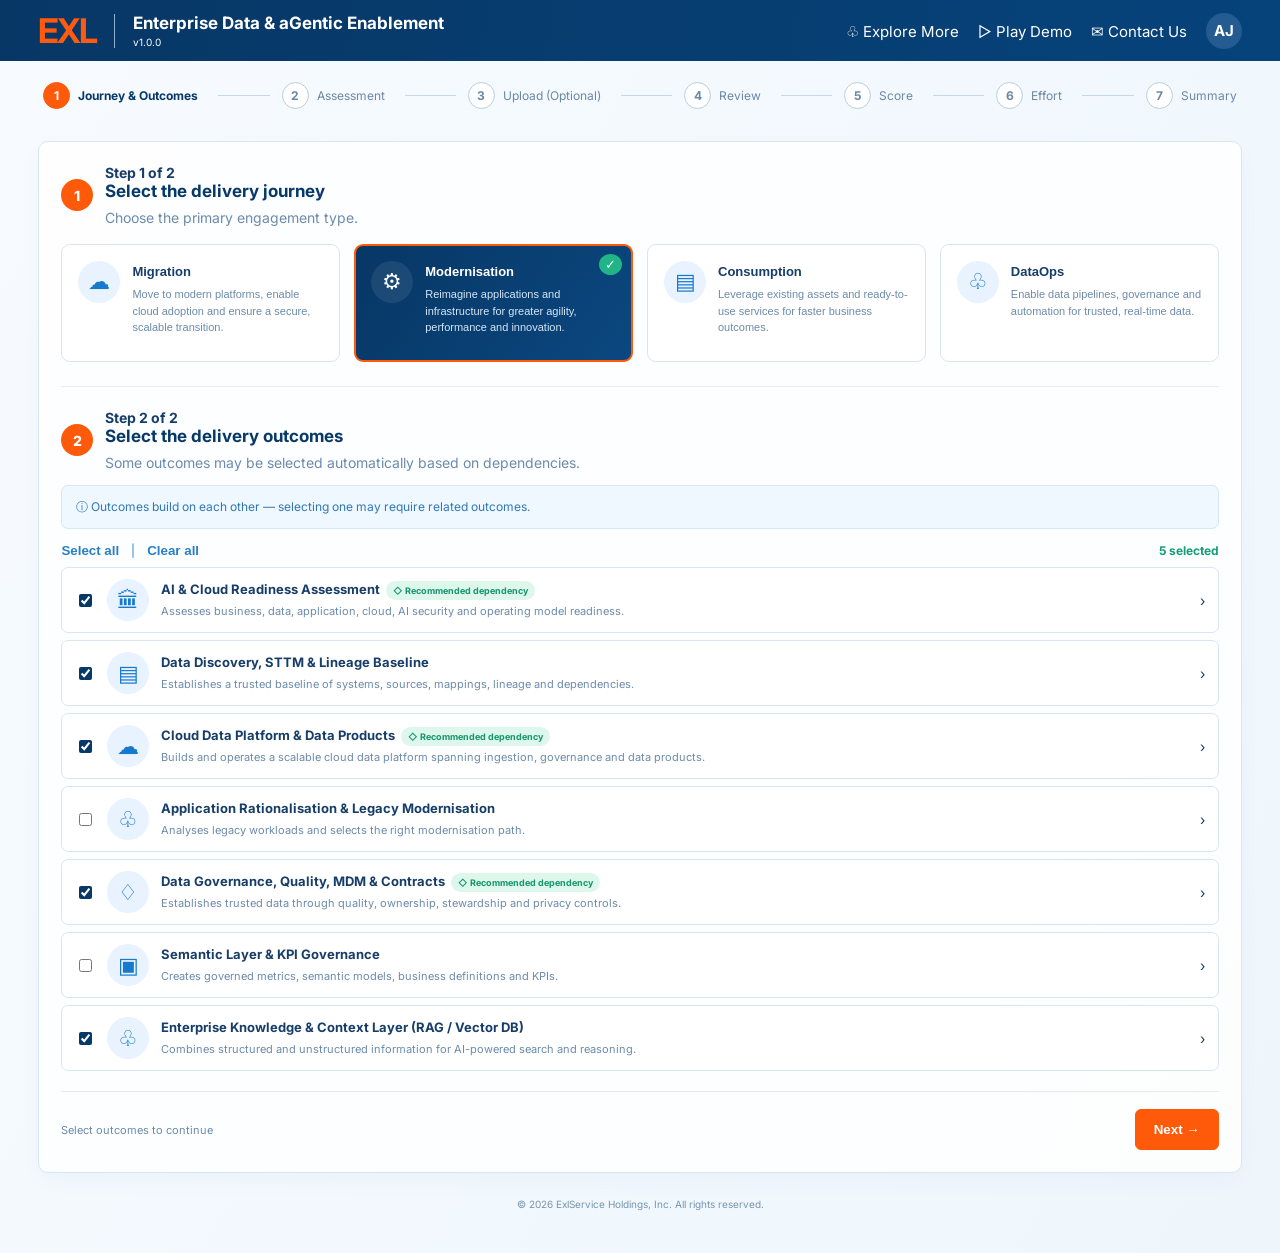
<file: index.html>
<!doctype html>
<html lang="en">
<head>
  <meta charset="utf-8">
  <meta name="viewport" content="width=device-width, initial-scale=1">
  <title>EXL | Agentic Delivery Estimator</title>
  <link rel="stylesheet" href="style.css">
</head>
<body>
  <header>
    <div class="brand">
      <b>EXL</b>
      <i></i>
      <span>
        Enterprise Data &amp; aGentic Enablement
        <small>v1.0.0</small>
      </span>
    </div>
    <nav>
      ♧ Explore More　 ▷ Play Demo　 ✉ Contact Us　
      <b class="avatar">AJ</b>
    </nav>
  </header>

  <main>
    <div id="steps" class="steps"></div>
    <div id="app"></div>
    <footer>
      © 2026 ExlService Holdings, Inc. All rights reserved.
    </footer>
  </main>

  <div id="toast"></div>

  <script src="script.js"></script>
</body>
</html>
</file>
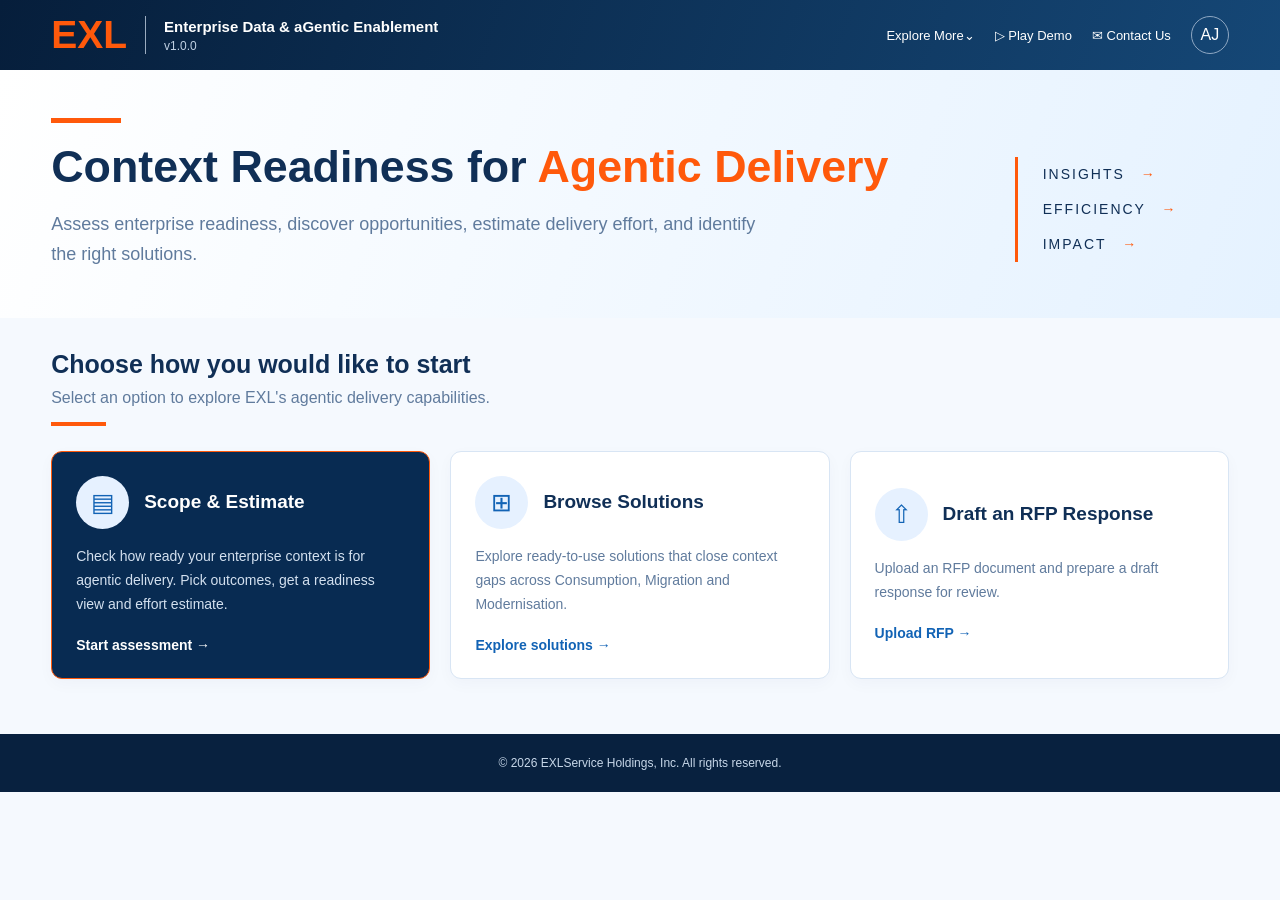
<file: anshika.html>
<!DOCTYPE html>
<html lang="en">
<head>
<meta charset="UTF-8">
<meta name="viewport" content="width=device-width, initial-scale=1.0">
<title>EXL | Enterprise Data & Agentic Enablement</title>

<style>
:root {
  --navy:#082b52;
  --blue:#1263b5;
  --orange:#ff590b;
  --text:#102f56;
  --muted:#607b9d;
  --border:#d8e5f4;
  --bg:#f5f9fe;
  --green:#07866b;
}
* {box-sizing:border-box;margin:0;padding:0}
body {
  font-family:"Segoe UI",Arial,sans-serif;
  color:var(--text);
  background:var(--bg);
}
button,input,select {font:inherit}
button {cursor:pointer}
header {
  background:linear-gradient(110deg,#061e3b,#154776);
  color:white;padding:13px 4%;
  display:flex;align-items:center;justify-content:space-between;
  gap:20px;flex-wrap:wrap;
}
.brand {display:flex;align-items:center;gap:18px}
.logo {font-size:39px;font-weight:850;color:var(--orange)}
.divider {height:38px;border-left:1px solid #9bacc0}
.brand-name {font-weight:650;font-size:15px}
.version {font-size:12px;color:#c2d2e4;margin-top:4px}
nav {display:flex;align-items:center;gap:20px;flex-wrap:wrap}
nav button {
  border:0;background:none;color:white;font-size:13px;
}
nav button:hover {color:#ff9c6b}
.avatar {
  border:1px solid #8fa8c3;border-radius:50%;
  width:38px;height:38px;display:grid;place-items:center;
}
.page {display:none}
.page.active {display:block}
.hero {
  padding:48px 4%;
  background:linear-gradient(110deg,#fff,#e5f2ff);
  position:relative;overflow:hidden;
}
.orange-line {height:5px;width:70px;background:var(--orange);margin-bottom:17px}
h1 {font-size:clamp(30px,3.5vw,47px);line-height:1.2;margin-bottom:15px}
h1 span {color:var(--orange)}
.hero p {max-width:720px;color:var(--muted);font-size:18px;line-height:1.7}
.hero-aside {
  position:absolute;right:8%;top:35%;border-left:3px solid var(--orange);
  padding-left:25px;line-height:2.5;letter-spacing:2px;font-size:14px;
}
.hero-aside span {color:var(--orange);margin-left:10px}
main {padding:32px 4% 55px}
h2 {font-size:25px;margin-bottom:10px}
.muted {color:var(--muted)}
.section-line {width:55px;height:4px;background:var(--orange);margin:15px 0 25px}
.cards {display:grid;grid-template-columns:repeat(3,minmax(0,1fr));gap:20px}
.card {
  border:1px solid var(--border);border-radius:11px;background:white;
  padding:24px;text-align:left;color:var(--text);
  box-shadow:0 5px 16px #102b5008;transition:.2s;
}
.card:hover {transform:translateY(-4px);box-shadow:0 10px 25px #102b5018}
.card.active {background:var(--navy);color:white;border-color:var(--orange)}
.card-heading {display:flex;align-items:center;gap:15px;margin-bottom:16px}
.icon-box {
  width:53px;height:53px;border-radius:50%;display:grid;place-items:center;
  background:#e6f1ff;color:var(--blue);font-size:25px;flex-shrink:0;
}
.card h3 {font-size:19px}
.card p {font-size:14px;line-height:1.7;color:var(--muted);margin-bottom:20px}
.card.active p {color:#d3e0ef}
.action {color:var(--blue);font-weight:700;font-size:14px}
.card.active .action {color:white}
.btn {
  background:var(--orange);color:white;border:1px solid var(--orange);
  border-radius:6px;padding:11px 18px;font-weight:650;
}
.btn:hover {filter:brightness(.95)}
.btn.secondary {background:white;color:var(--blue);border-color:#b8d1ed}
.btn.small {padding:7px 12px;font-size:13px}
.btn:disabled {opacity:.45;cursor:not-allowed}
.toolbar {display:flex;gap:14px;align-items:center;flex-wrap:wrap;margin:18px 0}
.toolbar select,.toolbar input,.search {
  padding:13px;border:1px solid var(--border);border-radius:8px;
  background:white;color:var(--text);
}
.search {flex:1;min-width:220px}
.solutions-layout {display:grid;grid-template-columns:245px 1fr;gap:24px}
.filters {padding:18px;border:1px solid var(--border);border-radius:9px;background:white}
.filters h3 {margin:15px 0 12px;font-size:16px}
.filters label {display:block;margin:12px 0;color:var(--muted);font-size:14px}
.filters input {margin-right:7px;accent-color:var(--green)}
.solution-grid {display:grid;grid-template-columns:repeat(3,minmax(0,1fr));gap:13px}
.solution {
  border:1px solid var(--border);border-radius:9px;padding:17px;background:white;
  display:flex;flex-direction:column;min-height:270px;
}
.solution .tag {
  display:inline-block;background:#e4f6eb;color:#087459;
  padding:5px 10px;border-radius:15px;font-size:11px;margin:8px 0;
}
.solution h3 {font-size:16px;margin:5px 0 10px}
.solution p {font-size:13px;color:var(--muted);line-height:1.6;margin-bottom:14px}
.solution .btn {margin-top:auto;align-self:flex-start}
.topline {
  padding:18px 4%;display:flex;align-items:center;gap:20px;
  border-bottom:1px solid var(--border);background:white;flex-wrap:wrap;
}
.topline .steps {display:flex;gap:15px;align-items:center;flex-wrap:wrap;font-size:12px}
.step-dot {
  width:27px;height:27px;border:1px solid #bdcde0;border-radius:50%;
  display:inline-grid;place-items:center;margin-right:5px;
}
.step-dot.current {background:var(--orange);color:white;border-color:var(--orange)}
.step-dot.done {background:var(--green);color:white;border-color:var(--green)}
.estimate-title {padding:25px 4% 5px}
.estimate-title p {color:var(--muted);margin-top:7px}
.estimate-layout {display:grid;grid-template-columns:265px 1fr;gap:22px;padding:20px 3% 40px}
.sidebar,.panel {border:1px solid var(--border);border-radius:9px;background:white}
.category {
  width:100%;text-align:left;padding:17px;border:0;border-bottom:1px solid var(--border);
  background:white;color:var(--text);
}
.category.selected {background:#e5f6f1;border-left:4px solid var(--green)}
.category strong {display:block;margin-bottom:5px}
.category small {color:var(--muted)}
.panel {padding:24px;min-width:0}
.panel h2 {font-size:20px;margin-bottom:20px}
.question {border-bottom:1px solid #e5edf6;padding:18px 0}
.question:first-of-type {padding-top:0}
.question p {font-weight:650;margin-bottom:13px;line-height:1.5}
.option {
  display:flex;gap:10px;align-items:flex-start;padding:12px;
  border:1px solid var(--border);border-radius:7px;margin:7px 0;
  cursor:pointer;font-size:14px;line-height:1.45;
}
.option:has(input:checked) {border-color:var(--orange);background:#fff8f3}
.option input {margin-top:3px;accent-color:var(--blue)}
.panel-actions {
  display:flex;justify-content:space-between;gap:10px;margin-top:24px;flex-wrap:wrap;
}
.notice {background:#edf6ff;padding:13px;border-radius:7px;color:#35618c;font-size:13px;margin:14px 0}
.upload-area {
  border:2px dashed #b8cfe9;border-radius:9px;padding:40px 15px;
  text-align:center;background:#f9fbff;
}
.upload-area input {margin-top:20px;max-width:100%}
.review-row {
  display:flex;justify-content:space-between;gap:15px;padding:14px 0;
  border-bottom:1px solid var(--border);font-size:14px;
}
.review-row strong {color:var(--green);text-align:right}
.metrics {display:grid;grid-template-columns:repeat(4,minmax(0,1fr));gap:12px;margin-bottom:20px}
.metric {background:#f0f6ff;border:1px solid var(--border);border-radius:9px;padding:17px}
.metric small {color:var(--muted)}
.metric strong {display:block;font-size:26px;margin:9px 0}
.score-row {display:grid;grid-template-columns:190px 1fr 50px;gap:12px;align-items:center;margin:20px 0;font-size:14px}
.bar {height:9px;border-radius:10px;background:#e3edf9;overflow:hidden}
.bar span {display:block;height:100%;background:#16aa8c;border-radius:10px}
.stage-row {display:grid;grid-template-columns:1fr 1fr 60px;gap:12px;padding:14px 0;border-bottom:1px solid var(--border)}
footer {text-align:center;background:#08213f;color:#c7d7e9;padding:22px;font-size:12px}
.empty {padding:35px;text-align:center;color:var(--muted);background:white;border:1px solid var(--border);border-radius:9px}
@media(max-width:1000px) {
  .cards,.solution-grid {grid-template-columns:repeat(2,minmax(0,1fr))}
  .hero-aside {display:none}
  .metrics {grid-template-columns:repeat(2,minmax(0,1fr))}
}
@media(max-width:700px) {
  header {padding:12px 5%}
  nav {gap:12px}
  .brand-name {font-size:12px}
  .logo {font-size:31px}
  .hero {padding:35px 5%}
  main {padding:25px 5%}
  .cards,.solution-grid {grid-template-columns:1fr}
  .solutions-layout,.estimate-layout {grid-template-columns:1fr}
  .estimate-layout {padding:15px 4% 30px}
  .topline {padding:13px 4%}
  .panel {padding:16px}
  .score-row {grid-template-columns:110px 1fr 40px;font-size:12px}
  .metrics {grid-template-columns:repeat(2,minmax(0,1fr))}
}
</style>
</head>

<body>
<header>
  <div class="brand">
    <div class="logo">EXL</div><div class="divider"></div>
    <div>
      <div class="brand-name">Enterprise Data &amp; aGentic Enablement</div>
      <div class="version">v1.0.0</div>
    </div>
  </div>
  <nav>
    <button onclick="showPage('solutions')">Explore More⌄</button>
    <button onclick="showPage('estimator')">▷ Play Demo</button>
    <button onclick="alert('Contact: Please configure your organisation contact details.')">✉ Contact Us</button>
    <span class="avatar">AJ</span>
  </nav>
</header>

<!-- LANDING PAGE -->
<section id="landing" class="page active">
  <section class="hero">
    <div class="orange-line"></div>
    <h1>Context Readiness for <span>Agentic Delivery</span></h1>
    <p>Assess enterprise readiness, discover opportunities, estimate delivery effort, and identify the right solutions.</p>
    <div class="hero-aside">INSIGHTS <span>→</span><br>EFFICIENCY <span>→</span><br>IMPACT <span>→</span></div>
  </section>
  <main>
    <h2>Choose how you would like to start</h2>
    <p class="muted">Select an option to explore EXL's agentic delivery capabilities.</p>
    <div class="section-line"></div>
    <div class="cards">
      <button class="card active" onclick="showPage('estimator')">
        <div class="card-heading"><div class="icon-box">▤</div><h3>Scope &amp; Estimate</h3></div>
        <p>Check how ready your enterprise context is for agentic delivery. Pick outcomes, get a readiness view and effort estimate.</p>
        <span class="action">Start assessment →</span>
      </button>
      <button class="card" onclick="showPage('solutions')">
        <div class="card-heading"><div class="icon-box">⊞</div><h3>Browse Solutions</h3></div>
        <p>Explore ready-to-use solutions that close context gaps across Consumption, Migration and Modernisation.</p>
        <span class="action">Explore solutions →</span>
      </button>
      <button class="card" onclick="showPage('rfp')">
        <div class="card-heading"><div class="icon-box">⇧</div><h3>Draft an RFP Response</h3></div>
        <p>Upload an RFP document and prepare a draft response for review.</p>
        <span class="action">Upload RFP →</span>
      </button>
    </div>
  </main>
</section>

<!-- BROWSE SOLUTIONS PAGE -->
<section id="solutions" class="page">
  <section class="hero">
    <div class="orange-line"></div>
    <h1>Discover Ready-to-Use <span>Solutions</span></h1>
    <p>Explore EXL's industry and journey specific solutions to close context gaps, accelerate outcomes and drive measurable impact.</p>
    <div class="hero-aside">INSIGHTS <span>→</span><br>EFFICIENCY <span>→</span><br>IMPACT <span>→</span></div>
  </section>
  <main>
    <div class="toolbar">
      <select id="industrySelect" onchange="renderSolutions()">
        <option value="All">All industries</option>
        <option>Banking, Finance, Insurance</option><option>Healthcare</option>
        <option>Energy & Utilities</option><option>Capital Markets</option>
      </select>
      <select id="journeySelect" onchange="renderSolutions()">
        <option value="All">All journeys</option><option>Modernisation</option>
        <option>Migration</option><option>Consumption</option><option>DataOps</option>
      </select>
      <input id="solutionSearch" class="search" placeholder="Search solutions by keyword..." oninput="renderSolutions()">
      <button class="btn secondary" onclick="showPage('landing')">← Home</button>
    </div>
    <div class="solutions-layout">
      <aside class="filters">
        <h3>Filters <button class="btn small secondary" onclick="clearFilters()">Clear all</button></h3>
        <h3>Industry</h3>
        <label><input type="checkbox" class="industryCheck" value="Banking, Finance, Insurance" onchange="syncFilters()"> Banking, Finance, Insurance</label>
        <label><input type="checkbox" class="industryCheck" value="Capital Markets" onchange="syncFilters()"> Capital Markets</label>
        <label><input type="checkbox" class="industryCheck" value="Energy & Utilities" onchange="syncFilters()"> Energy & Utilities</label>
        <label><input type="checkbox" class="industryCheck" value="Healthcare" onchange="syncFilters()"> Healthcare</label>
        <hr style="border:0;border-top:1px solid var(--border);margin:18px 0">
        <h3>Journey</h3>
        <label><input type="checkbox" class="journeyCheck" value="Consumption" onchange="syncFilters()"> Consumption</label>
        <label><input type="checkbox" class="journeyCheck" value="Migration" onchange="syncFilters()"> Migration</label>
        <label><input type="checkbox" class="journeyCheck" value="Modernisation" onchange="syncFilters()"> Modernisation</label>
        <label><input type="checkbox" class="journeyCheck" value="DataOps" onchange="syncFilters()"> DataOps</label>
      </aside>
      <div>
        <p id="solutionCount" style="margin:5px 0 15px;font-weight:650">Solutions found</p>
        <div id="solutionGrid" class="solution-grid"></div>
      </div>
    </div>
  </main>
</section>

<!-- ESTIMATOR: ALL 7 STEPS -->
<section id="estimator" class="page">
  <div class="topline">
    <button class="btn secondary small" onclick="showPage('landing')">← Home</button>
    <div class="steps" id="stepProgress"></div>
  </div>
  <div class="estimate-title">
    <h1 id="stepTitle">Journey &amp; Outcomes</h1>
    <p id="stepDescription">Choose the primary engagement type and delivery outcomes.</p>
  </div>
  <div class="estimate-layout">
    <aside class="sidebar" id="stepSidebar"></aside>
    <section class="panel">
      <div id="stepContent"></div>
      <div class="panel-actions">
        <button class="btn secondary" id="backBtn" onclick="previousStep()">← Back</button>
        <button class="btn" id="nextBtn" onclick="nextStep()">Next →</button>
      </div>
    </section>
  </div>
</section>

<!-- RFP PLACEHOLDER -->
<section id="rfp" class="page">
  <main>
    <button class="btn secondary" onclick="showPage('landing')">← Back to Home</button>
    <div style="max-width:750px;margin:35px auto">
      <h1>Draft an RFP <span>Response</span></h1>
      <p class="muted" style="margin:12px 0 25px">Choose an RFP document to prepare it for review. This prototype does not send the document to a server.</p>
      <div class="upload-area">
        <h2>Upload RFP document</h2>
        <p class="muted">Select a PDF, DOCX or TXT file from your computer.</p>
        <input type="file" accept=".pdf,.docx,.txt">
      </div>
      <div class="notice">Document analysis and automatic RFP response generation need a backend service.</div>
    </div>
  </main>
</section>

<footer>© 2026 EXLService Holdings, Inc. All rights reserved.</footer>

<script>
/* PAGE NAVIGATION */
function showPage(id) {
  document.querySelectorAll('.page').forEach(p => p.classList.remove('active'));
  document.getElementById(id).classList.add('active');
  window.scrollTo(0,0);
  if(id === 'estimator') renderStep();
  if(id === 'solutions') renderSolutions();
}

/* SOLUTIONS */
const solutions = [
 {name:'Core Banking Modernisation',industry:'Banking, Finance, Insurance',journey:'Modernisation',icon:'🏛',desc:'Reimagine core banking platforms with cloud-native architecture, scalability and improved customer experiences.'},
 {name:'Data Modernisation & Analytics',industry:'Banking, Finance, Insurance',journey:'DataOps',icon:'📊',desc:'Build a unified data layer and enable advanced analytics for real-time insights and better decisions.'},
 {name:'Cloud Migration for Financial Services',industry:'Banking, Finance, Insurance',journey:'Migration',icon:'☁',desc:'Accelerate cloud adoption with a secure, scalable and cost-optimised migration strategy.'},
 {name:'Fraud Detection & Risk Analytics',industry:'Banking, Finance, Insurance',journey:'Consumption',icon:'🛡',desc:'Leverage AI and real-time data to detect fraud, reduce risk and improve compliance.'},
 {name:'Digital Customer Onboarding',industry:'Banking, Finance, Insurance',journey:'Migration',icon:'👤',desc:'Enable seamless digital onboarding, document verification and automated checks.'},
 {name:'ESG & Sustainability Reporting',industry:'Banking, Finance, Insurance',journey:'Modernisation',icon:'🌿',desc:'Automate ESG data collection, reporting and compliance using integrated analytics.'},
 {name:'Healthcare Data Platform',industry:'Healthcare',journey:'Modernisation',icon:'✚',desc:'Create trusted healthcare data products and enable secure data-driven insights.'},
 {name:'Energy Forecasting Analytics',industry:'Energy & Utilities',journey:'Consumption',icon:'⚡',desc:'Improve forecasting and operational decisions using data and advanced analytics.'},
 {name:'Capital Markets Data Hub',industry:'Capital Markets',journey:'DataOps',icon:'📈',desc:'Unify market data, improve data quality and support consistent reporting.'}
];

function renderSolutions() {
  const industry=document.getElementById('industrySelect').value;
  const journey=document.getElementById('journeySelect').value;
  const search=document.getElementById('solutionSearch').value.toLowerCase();
  const checkedIndustries=[...document.querySelectorAll('.industryCheck:checked')].map(x=>x.value);
  const checkedJourneys=[...document.querySelectorAll('.journeyCheck:checked')].map(x=>x.value);
  const filtered=solutions.filter(s=>
    (industry==='All'||s.industry===industry) &&
    (journey==='All'||s.journey===journey) &&
    (!checkedIndustries.length||checkedIndustries.includes(s.industry)) &&
    (!checkedJourneys.length||checkedJourneys.includes(s.journey)) &&
    (s.name+' '+s.desc+' '+s.industry+' '+s.journey).toLowerCase().includes(search)
  );
  document.getElementById('solutionCount').textContent=filtered.length+' solutions found';
  document.getElementById('solutionGrid').innerHTML=filtered.length?filtered.map((s,i)=>`
    <article class="solution">
      <div style="font-size:27px">${s.icon}</div>
      <span class="tag">${s.journey}</span>
      <h3>${s.name}</h3>
      <p>${s.industry}</p>
      <p>${s.desc}</p>
      <button class="btn small" onclick="solutionDetails(${solutions.indexOf(s)})">Explore solution →</button>
    </article>`).join(''):'<div class="empty">No solutions match these filters.</div>';
}
function solutionDetails(i) {
  const s=solutions[i];
  alert(s.name+'\\n\\nJourney: '+s.journey+'\\nIndustry: '+s.industry+'\\n\\n'+s.desc);
}
function clearFilters() {
  document.getElementById('industrySelect').value='All';
  document.getElementById('journeySelect').value='All';
  document.getElementById('solutionSearch').value='';
  document.querySelectorAll('.industryCheck,.journeyCheck').forEach(x=>x.checked=false);
  renderSolutions();
}
function syncFilters() {
  const i=[...document.querySelectorAll('.industryCheck:checked')].map(x=>x.value);
  const j=[...document.querySelectorAll('.journeyCheck:checked')].map(x=>x.value);
  document.getElementById('industrySelect').value=i.length===1?i[0]:'All';
  document.getElementById('journeySelect').value=j.length===1?j[0]:'All';
  renderSolutions();
}

/* ESTIMATOR DATA */
const stepNames=[
 'Journey & Outcomes','Assessment','Upload (Optional)',
 'Review','Score','Effort','Summary'
];
const descriptions=[
 'Choose the primary engagement type and delivery outcomes.',
 'Answer the questions to assess scope, data readiness and delivery complexity.',
 'Upload requirements or architecture notes if needed. This step is optional.',
 'Review your responses before calculating the readiness score.',
 'Review readiness signals and areas that may need improvement.',
 'Review the estimated effort across delivery stages.',
 'View your consolidated assessment, readiness and effort estimates.'
];
let currentStep=0;
let journey='Modernisation';
let selectedOutcomes=[
 'AI & Cloud Readiness Assessment',
 'Data Discovery, STTM & Lineage Baseline',
 'Cloud Data Platform & Data Products',
 'Data Governance, Quality, MDM & Contracts',
 'Enterprise Knowledge & Context Layer (RAG / Vector DB)'
];
let answers={};
let uploadedFiles=[];
const outcomeOptions=[
 ['AI & Cloud Readiness Assessment','Assesses business, data, application, cloud and AI readiness.'],
 ['Data Discovery, STTM & Lineage Baseline','Establishes a baseline of systems, data sources, mappings and dependencies.'],
 ['Cloud Data Platform & Data Products','Builds a scalable cloud data platform and curated data products.'],
 ['Application Rationalisation & Legacy Modernisation','Analyses legacy workloads and identifies the right modernisation path.'],
 ['Data Governance, Quality, MDM & Contracts','Establishes data quality, ownership, privacy and governance controls.'],
 ['Semantic Layer & KPI Governance','Creates governed business metrics and consistent KPI definitions.'],
 ['Enterprise Knowledge & Context Layer (RAG / Vector DB)','Creates a unified knowledge layer for AI search, retrieval and decision support.']
];
const questions=[
 {cat:'Business & Functional Context',items:[
  ['Roughly how many distinct business entities must the target model cover?',['5 or fewer','6–15','16–30','30+ or unknown','Other']],
  ['What is the scope and structural complexity of the data assets?',['Single application or workload with limited dependencies','Multiple related applications within one domain','Cross-platform workload with databases, files, ETL and reports','Cross-domain estate with complex dependencies','Enterprise-wide or unknown scope']],
  ['What is the scope of the application, database and platform landscape?',['One application or database','Multiple applications within one function','Multiple platforms across business functions','Enterprise-wide landscape','Unknown']],
  ['How many business processes are included?',['1 process','2–3 related processes','4–10 processes','More than 10 processes','Unknown']],
  ['How do people currently know these processes?',['Documented SOPs and process maps','Partially documented','Informal notes and individual knowledge','Mostly undocumented','Unknown']],
  ['What are the key business outcomes?',['Improve efficiency and reduce operational risk','Reduce costs','Improve customer experience','Enable new AI capabilities','Multiple or not yet defined']]
 ]},
 {cat:'Data Definitions & Models',items:[
  ['How complete are the business definitions and data models?',['Complete and governed','Mostly documented','Partially documented','Fragmented or outdated','Unknown']],
  ['How available are data lineage and source-to-target mappings?',['Complete and validated','Mostly available','Partially available','Limited or missing','Unknown']],
  ['How mature are data quality rules and ownership?',['Established and monitored','Defined for key datasets','Partially defined','Ad hoc','Unknown']]
 ]},
 {cat:'Runtime, NFR & Operations',items:[
  ['How clear are security and compliance requirements?',['Documented and approved','Mostly defined','Partially defined','Not yet defined','Unknown']],
  ['How mature are runtime and infrastructure environments?',['Production-ready and monitored','Mostly provisioned','Some setup remains','Major infrastructure work needed','Unknown']],
  ['How clear are non-functional requirements (NFRs)?',['Fully documented','Mostly documented','Partially documented','Not defined','Unknown']],
  ['How ready are operations, support and monitoring?',['Established support and monitoring','Mostly in place','Partially in place','Not yet established','Unknown']]
 ]}
];
function setAnswer(key,val) {answers[key]=val;}
function renderStep() {
  document.getElementById('stepTitle').textContent=stepNames[currentStep];
  document.getElementById('stepDescription').textContent=descriptions[currentStep];
  document.getElementById('stepProgress').innerHTML=stepNames.map((s,i)=>`
    <span style="color:${i===currentStep?'var(--orange)':i<currentStep?'var(--green)':'#7d91aa'}">
      <span class="step-dot ${i===currentStep?'current':i<currentStep?'done':''}">${i<currentStep?'✓':i+1}</span>${s}
    </span>`).join('');
  document.getElementById('stepSidebar').innerHTML=stepNames.map((s,i)=>`
    <button class="category ${i===currentStep?'selected':''}" onclick="goStep(${i})">
      <strong>${i+1}. ${s}</strong><small>${i===1?Object.keys(answers).length+' answers saved':i<currentStep?'Completed':'Step '+(i+1)}</small>
    </button>`).join('');
  document.getElementById('backBtn').style.visibility=currentStep===0?'hidden':'visible';
  document.getElementById('nextBtn').textContent=currentStep===6?'Finish ✓':'Next →';
  const content=document.getElementById('stepContent');
  if(currentStep===0) renderJourney(content);
  if(currentStep===1) renderAssessment(content);
  if(currentStep===2) renderUpload(content);
  if(currentStep===3) renderReview(content);
  if(currentStep===4) renderScore(content);
  if(currentStep===5) renderEffort(content);
  if(currentStep===6) renderSummary(content);
}
function goStep(i){currentStep=i;renderStep()}
function renderJourney(el) {
  el.innerHTML=`
    <h2>1. Select the delivery journey</h2>
    <div class="cards" style="grid-template-columns:repeat(2,minmax(0,1fr))">
      ${[['Migration','☁','Move to modern platforms and enable secure, scalable cloud adoption.'],['Modernisation','⚙','Reimagine applications and infrastructure for agility and innovation.'],['Consumption','▤','Leverage existing data assets to drive faster business outcomes.'],['DataOps','♧','Enable trusted data pipelines, governance and automation.']].map(x=>`
      <button class="card ${journey===x[0]?'active':''}" onclick="journey='${x[0]}';renderStep()">
        <div class="card-heading"><div class="icon-box">${x[1]}</div><h3>${x[0]}</h3></div>
        <p>${x[2]}</p><span class="action">${journey===x[0]?'✓ Selected':'Select journey →'}</span>
      </button>`).join('')}
    </div>
    <h2 style="margin-top:30px">2. Select the delivery outcomes</h2>
    <div class="notice">Some outcomes depend on others. This demo shows the selection flow; it does not validate real delivery dependencies.</div>
    <p id="outcomeCount" class="muted">${selectedOutcomes.length} selected</p>
    ${outcomeOptions.map((o,i)=>`
      <label class="option"><input type="checkbox" ${selectedOutcomes.includes(o[0])?'checked':''}
      onchange="toggleOutcome('${o[0].replace(/'/g,"\\'")}',this.checked)">
      <span><strong>${o[0]}</strong><br>${o[1]}</span></label>`).join('')}`;
}
function toggleOutcome(name,checked) {
  selectedOutcomes=checked?[...selectedOutcomes,name]:selectedOutcomes.filter(x=>x!==name);
  renderStep();
}
function renderAssessment(el) {
  el.innerHTML='<h2>Assessment Categories</h2><div class="notice">Choose the answer that best describes your project. Answers are stored in this browser session.</div>'+
  questions.map((cat,ci)=>`<h2 style="margin-top:25px">${ci+1}. ${cat.cat}</h2>`+
  cat.items.map((q,qi)=>{
    const key=ci+'-'+qi;
    return `<div class="question"><p>${qi+1}. ${q[0]}</p>`+
    q[1].map((opt,oi)=>`<label class="option"><input type="radio" name="q${key}" ${answers[key]===opt?'checked':''} onchange="setAnswer('${key}',${JSON.stringify(opt)})"><span>${String.fromCharCode(65+oi)}. ${opt}</span></label>`).join('')+'</div>';
  }).join(''));
}
function renderUpload(el) {
  el.innerHTML=`<h2>Upload documents (optional)</h2>
    <p class="muted">Add requirements, RFPs or architecture notes. You can also skip this step.</p>
    <div class="upload-area"><h2>⇧</h2><h3>Choose files from your computer</h3>
      <p class="muted">PDF, DOCX, TXT or MD files</p>
      <input type="file" multiple accept=".pdf,.docx,.txt,.md" onchange="addFiles(this.files)">
    </div>
    <div id="fileList" class="notice">${uploadedFiles.length?uploadedFiles.map(f=>f.name).join('<br>'):'No documents selected.'}</div>
    <button class="btn secondary small" onclick="uploadedFiles=[];renderStep()">Clear files</button>`;
}
function addFiles(files) {
  uploadedFiles=[...files].map(f=>({name:f.name,size:f.size}));
  renderStep();
}
function renderReview(el) {
  let rows=[];
  rows.push(['Delivery journey',journey]);
  rows.push(['Selected outcomes',selectedOutcomes.join(', ')||'None selected']);
  questions.forEach((cat,ci)=>cat.items.forEach((q,qi)=>{
    const key=ci+'-'+qi;rows.push([q[0],answers[key]||'Not answered']);
  }));
  el.innerHTML='<h2>Review Assessment</h2><p class="muted">Review your responses before moving to the score.</p>'+
    '<div class="notice">'+Object.keys(answers).length+' of 13 questions answered.</div>'+
    rows.map(r=>`<div class="review-row"><span>${r[0]}</span><strong>${r[1]}</strong></div>`).join('');
}
function calculateScore() {
  const answered=Object.keys(answers).length;
  const answerValues=Object.values(answers);
  const unknowns=answerValues.filter(v=>/unknown|not yet|missing|undocumented|ad hoc/i.test(v)).length;
  return Math.max(35,Math.min(98,Math.round(50+answered*3-unknowns*2+Math.min(selectedOutcomes.length,5)*2)));
}
function renderScore(el) {
  const score=calculateScore();
  const confidence=Math.round(50+Object.keys(answers).length/13*45);
  const signals=[
    ['Scope Clarity',Math.min(5,2.5+selectedOutcomes.length*.25)],
    ['Risk Maturity',Math.max(1,4-Object.values(answers).filter(v=>/unknown|not yet|missing/i.test(v)).length*.3)],
    ['Governance Maturity',3.5],
    ['Client Dependency',3.6],
    ['Infrastructure Readiness',3.5],
    ['Content Readiness',3.8]
  ];
  el.innerHTML=`<h2>EXL Engagement Estimate — Readiness Score</h2>
    <div class="notice">Illustrative prototype score based on your answers, not an official EXL assessment.</div>
    <div class="metrics">
      <div class="metric"><small>Overall score</small><strong>${score}/100</strong></div>
      <div class="metric"><small>Confidence</small><strong>${confidence}%</strong></div>
      <div class="metric"><small>T-shirt size</small><strong>${score>=80?'S':score>=60?'M':'L'}</strong></div>
      <div class="metric"><small>Questions answered</small><strong>${Object.keys(answers).length}/13</strong></div>
    </div><h2>Readiness Signals</h2>`+
    signals.map(s=>`<div class="score-row"><span>${s[0]}</span><div class="bar"><span style="width:${s[1]/5*100}%"></span></div><strong>${s[1].toFixed(1)}/5</strong></div>`).join('')+
    `<div class="notice">Areas to review: risk maturity, infrastructure readiness and missing data documentation.</div>`;
}
function effortDays() {
  const answered=Object.keys(answers).length;
  return Math.max(20,Math.round(45+selectedOutcomes.length*7+(13-answered)*2));
}
function renderEffort(el) {
  const total=effortDays(),discover=Math.round(total*.39),construct=total-discover;
  el.innerHTML=`<h2>Effort Estimation</h2>
    <p class="muted">Estimated delivery effort by lifecycle stage.</p>
    <div class="metrics" style="margin-top:20px">
      <div class="metric"><small>Total estimated effort</small><strong>${total}</strong><small>person-days</small></div>
      <div class="metric"><small>Active stages</small><strong>2 of 6</strong></div>
      <div class="metric"><small>T-shirt size</small><strong>${calculateScore()>=80?'S':calculateScore()>=60?'M':'L'}</strong></div>
      <div class="metric"><small>Selected outcomes</small><strong>${selectedOutcomes.length}</strong></div>
    </div>
    <h2>Effort by Stage</h2>
    ${[['Discover',discover,'39%'],['Construct',construct,'61%'],['Contractualise','—','Not estimated'],['Engineer','—','Not estimated'],['Validate','—','Not estimated'],['Operate','—','Not estimated']].map(s=>`
      <div class="stage-row"><strong>${s[0]}</strong><span>${s[1]} ${s[1]!=='—'?'person-days':''}</span><span class="muted">${s[2]}</span></div>`).join('')}
    <div class="notice">These effort values are illustrative and are calculated locally for this prototype.</div>`;
}
function renderSummary(el) {
  const score=calculateScore(),total=effortDays();
  el.innerHTML=`<h2>Assessment Summary</h2>
    <p class="muted">Consolidated view of your project assessment, readiness and estimated effort.</p>
    <div class="metrics" style="margin-top:20px">
      <div class="metric"><small>Readiness Score</small><strong>${score}/100</strong></div>
      <div class="metric"><small>Estimated Effort</small><strong>${total}</strong><small>person-days</small></div>
      <div class="metric"><small>T-shirt Size</small><strong>${score>=80?'S':score>=60?'M':'L'}</strong></div>
      <div class="metric"><small>Confidence</small><strong>${Math.round(50+Object.keys(answers).length/13*45)}%</strong></div>
    </div>
    <h2>Project Details</h2>
    <div class="review-row"><span>Journey</span><strong>${journey}</strong></div>
    <div class="review-row"><span>Selected outcomes</span><strong>${selectedOutcomes.length}</strong></div>
    <div class="review-row"><span>Questions answered</span><strong>${Object.keys(answers).length}/13</strong></div>
    <h2 style="margin-top:25px">Key Insights</h2>
    <div class="notice">Your assessment has been calculated. Focus on improving risk maturity, infrastructure readiness and documentation where applicable.</div>
    <button class="btn" onclick="window.print()">Print / Save as PDF</button>
    <button class="btn secondary" onclick="resetAssessment()">Start again</button>`;
}
function nextStep() {
  if(currentStep===0 && selectedOutcomes.length===0) {
    alert('Please select at least one delivery outcome.');return;
  }
  if(currentStep<6) {currentStep++;renderStep();}
  else {alert('You have reached the end of this prototype.');showPage('landing');}
}
function previousStep() {
  if(currentStep>0){currentStep--;renderStep();}
  else showPage('landing');
}
function resetAssessment() {
  currentStep=0;answers={};uploadedFiles=[];journey='Modernisation';
  selectedOutcomes=[outcomeOptions[0][0],outcomeOptions[1][0],outcomeOptions[2][0],outcomeOptions[4][0],outcomeOptions[6][0]];
  renderStep();
}
renderSolutions();
renderStep();
</script>
</body>
</html>
</file>
<file: style.css>
@import url('https://fonts.googleapis.com/css2?family=Inter:wght@400;500;600;700;800&display=swap');

:root {
  --navy: #073968;
  --orange: #ff5a0a;
  --blue: #278ce0;
  --line: #d8e6f2;
  --muted: #6c8bab;
  --green: #159d7a;
}

* {
  box-sizing: border-box;
}

body {
  margin: 0;
  background: linear-gradient(120deg, #f7fbff, #eef6fc);
  color: #173d69;
  font: 14px Inter, Arial, sans-serif;
}

header {
  min-height: 58px;
  background: linear-gradient(100deg, #073765, #06437b);
  color: white;
  display: flex;
  align-items: center;
  justify-content: space-between;
  padding: 10px 3%;
  gap: 18px;
}

.brand {
  display: flex;
  align-items: center;
  gap: 18px;
}

.brand > b {
  font-size: 34px;
  letter-spacing: -2px;
  color: #ff5b10;
}

.brand i {
  height: 34px;
  border-left: 1px solid #8db1cf;
}

.brand span {
  font-weight: 700;
  font-size: 17px;
}

.brand small {
  display: block;
  font-size: 10px;
  margin-top: 3px;
  font-weight: 400;
}

nav {
  font-size: 15px;
  white-space: nowrap;
}

.avatar {
  display: inline-grid;
  place-items: center;
  background: #245b91;
  border-radius: 50%;
  width: 36px;
  height: 36px;
}

main {
  max-width: 1500px;
  padding: 18px 3%;
  margin: auto;
}

.steps {
  display: flex;
  justify-content: center;
  align-items: center;
  overflow: auto;
  margin-bottom: 22px;
  padding: 3px 0 10px;
}

.step {
  display: flex;
  align-items: center;
  gap: 8px;
  white-space: nowrap;
  color: #6b87a4;
  font-size: 12px;
}

.step:not(:last-child)::after {
  content: "";
  width: clamp(15px, 4vw, 55px);
  height: 1px;
  background: #c6d8e8;
  margin: 0 12px;
}

.num {
  width: 27px;
  height: 27px;
  display: grid;
  place-items: center;
  border: 1.5px solid #b9cddd;
  border-radius: 50%;
  background: white;
  font-weight: 700;
}

.step.active {
  color: var(--navy);
  font-weight: 700;
}

.step.active .num {
  color: white;
  background: var(--orange);
  border-color: var(--orange);
}

.step.done {
  color: var(--green);
}

.step.done .num {
  background: var(--green);
  color: white;
  border-color: var(--green);
}

h1 {
  font-size: 28px;
  letter-spacing: -.5px;
  margin: 0 0 6px;
  color: var(--navy);
}

h2 {
  font-size: 17px;
  margin: 0 0 8px;
  color: var(--navy);
}

p {
  line-height: 1.5;
}

.muted {
  color: var(--muted);
}

.heading {
  display: flex;
  gap: 14px;
  align-items: flex-start;
  margin: 10px 0 22px;
}

.headicon {
  width: 56px;
  height: 56px;
  display: grid;
  place-items: center;
  border-radius: 50%;
  background: #e6f2fd;
  font-size: 28px;
  color: var(--blue);
  flex-shrink: 0;
}

.panel {
  background: #ffffffd9;
  border: 1px solid var(--line);
  border-radius: 10px;
  padding: 22px;
  box-shadow: 0 8px 22px #0e3c6408;
}

.sectionhead {
  display: flex;
  gap: 12px;
  align-items: center;
}

.badge {
  width: 32px;
  height: 32px;
  border-radius: 50%;
  display: grid;
  place-items: center;
  background: var(--orange);
  color: white;
  font-weight: 800;
  flex-shrink: 0;
}

.journeys {
  display: grid;
  grid-template-columns: repeat(4, 1fr);
  gap: 14px;
  margin: 18px 0 24px;
}

.journey {
  min-height: 118px;
  text-align: left;
  border: 1px solid var(--line);
  background: white;
  border-radius: 9px;
  padding: 16px;
  display: flex;
  gap: 12px;
  position: relative;
  cursor: pointer;
  color: inherit;
}

.journey.selected {
  background: linear-gradient(125deg, #073765, #0b477f);
  color: white;
  border: 2px solid var(--orange);
  padding: 15px;
}

.jicon,
.oicon {
  width: 42px;
  height: 42px;
  border-radius: 50%;
  display: grid;
  place-items: center;
  background: #e8f3ff;
  color: #1779ce;
  font-size: 22px;
  flex-shrink: 0;
}

.journey.selected .jicon {
  background: #ffffff15;
  color: white;
}

.journey strong,
.outcome strong {
  display: block;
  font-size: 13px;
  margin: 3px 0 7px;
}

.journey p,
.outcome small {
  font-size: 11px;
  line-height: 1.5;
  color: var(--muted);
  margin: 0;
}

.journey.selected p {
  color: #d5e6f7;
}

.tick {
  position: absolute;
  right: 9px;
  top: 8px;
  background: #20b486;
  color: white;
  border-radius: 50%;
  padding: 3px 6px;
}

.info {
  padding: 12px 14px;
  background: #eff7ff;
  border: 1px solid #d4e8fa;
  color: #3278b5;
  border-radius: 7px;
  margin: 14px 0;
  font-size: 12px;
  line-height: 1.5;
}

.tools {
  display: flex;
  align-items: center;
  gap: 12px;
  margin: 14px 0 9px;
  font-size: 12px;
  color: #287fc5;
}

.link {
  background: none;
  border: 0;
  color: #287fc5;
  cursor: pointer;
  padding: 0;
  font-weight: 600;
}

.count {
  margin-left: auto;
  color: var(--green);
  font-weight: 700;
}

.outcomes {
  display: grid;
  gap: 7px;
}

.outcome {
  display: flex;
  align-items: center;
  gap: 12px;
  padding: 11px 13px;
  background: white;
  border: 1px solid var(--line);
  border-radius: 7px;
  cursor: pointer;
}

.outcome input {
  accent-color: var(--navy);
}

.outcome .copy {
  flex: 1;
}

.outcome strong {
  margin: 0 0 4px;
}

.tag {
  font-size: 9px;
  color: #15956c;
  background: #def7ec;
  padding: 4px 7px;
  border-radius: 10px;
  margin-left: 6px;
}

.actions {
  display: flex;
  justify-content: space-between;
  align-items: center;
  gap: 12px;
  margin-top: 20px;
  padding-top: 17px;
  border-top: 1px solid #e0eaf3;
}

.hint {
  font-size: 11px;
  color: var(--muted);
}

.btn {
  border: 1px solid #8db8df;
  border-radius: 6px;
  padding: 12px 18px;
  background: white;
  color: #1767aa;
  font-weight: 700;
  cursor: pointer;
}

.btn.primary {
  background: var(--orange);
  border-color: var(--orange);
  color: white;
}

.right {
  display: flex;
  gap: 10px;
}

.layout {
  display: grid;
  grid-template-columns: 275px 1fr;
  gap: 20px;
}

.category {
  width: 100%;
  border: 1px solid var(--line);
  background: white;
  padding: 15px;
  display: flex;
  gap: 12px;
  text-align: left;
  align-items: center;
  color: inherit;
  cursor: pointer;
}

.category.active {
  background: #e9f8f5;
  border-left: 3px solid var(--green);
}

.category .num {
  background: var(--navy);
  color: white;
  flex-shrink: 0;
}

.category.active .num {
  background: var(--green);
}

.category strong {
  display: block;
  font-size: 12px;
}

.category small {
  display: block;
  color: var(--muted);
  margin: 5px 0;
}

.progress,
.bar {
  height: 7px;
  background: #e1eaf2;
  border-radius: 10px;
  overflow: hidden;
}

.progress span,
.bar span {
  display: block;
  height: 100%;
  background: var(--green);
  border-radius: 10px;
}

.qsection {
  border: 1px solid var(--line);
  border-radius: 8px;
  overflow: hidden;
  background: white;
  margin-bottom: 12px;
}

.qtitle {
  padding: 15px;
  background: #f0f7fd;
  display: flex;
  justify-content: space-between;
  font-weight: 700;
}

.question {
  padding: 18px;
  border-top: 1px solid #edf2f7;
}

.question h3 {
  font-size: 13px;
  line-height: 1.5;
  margin: 0 0 12px;
}

.options {
  display: grid;
  gap: 8px;
}

.option {
  display: flex;
  align-items: center;
  gap: 11px;
  padding: 11px;
  border: 1px solid var(--line);
  border-radius: 7px;
  cursor: pointer;
  font-size: 12px;
  line-height: 1.4;
}

.option:has(input:checked) {
  border: 1.5px solid var(--orange);
  background: #fffaf7;
}

.option input {
  accent-color: #1778c8;
}

.letter {
  padding: 4px 7px;
  border: 1px solid var(--line);
  border-radius: 4px;
  background: #f2f7fc;
  font-weight: 700;
}

.uploadgrid,
.twocol {
  display: grid;
  grid-template-columns: 1.2fr 1fr;
  gap: 16px;
}

.drop {
  border: 2px dashed #bdd7ed;
  border-radius: 9px;
  min-height: 310px;
  display: flex;
  flex-direction: column;
  align-items: center;
  justify-content: center;
  text-align: center;
  padding: 25px;
}

.drop h2 {
  font-size: 20px;
}

.file {
  display: flex;
  align-items: center;
  gap: 12px;
  border: 1px solid var(--line);
  border-radius: 8px;
  padding: 12px;
  margin-top: 10px;
  background: white;
}

.file span:nth-child(2) {
  flex: 1;
  overflow-wrap: anywhere;
}

.file small {
  display: block;
  color: var(--muted);
  margin-top: 4px;
}

.file button {
  border: 0;
  background: none;
  cursor: pointer;
}

.hidden {
  display: none;
}

.reviewitem {
  border: 1px solid var(--line);
  border-radius: 8px;
  margin-bottom: 10px;
  overflow: hidden;
}

.reviewhead {
  width: 100%;
  display: flex;
  gap: 12px;
  align-items: center;
  padding: 14px;
  background: #eff7fd;
  border: 0;
  color: var(--navy);
  text-align: left;
  cursor: pointer;
}

.reviewhead strong {
  flex: 1;
}

.answer {
  display: grid;
  grid-template-columns: 25px 1fr minmax(180px, 34%);
  gap: 12px;
  padding: 12px;
  border-top: 1px solid #edf2f7;
  font-size: 12px;
  line-height: 1.5;
}

.answer span:last-child {
  background: #eaf8f4;
  color: #178269;
  border-radius: 7px;
  padding: 9px;
}

.hero {
  display: grid;
  grid-template-columns: 1fr 130px 100px;
  align-items: center;
  gap: 18px;
  padding: 25px;
  color: white;
  background: linear-gradient(110deg, #073765, #0c4c88);
  border-radius: 10px;
  margin-bottom: 16px;
}

.hero h2 {
  font-size: 27px;
  color: white;
  margin: 5px 0;
}

.hero p {
  color: #d2e6f7;
  margin: 5px 0;
}

.confidence {
  width: 105px;
  height: 105px;
  border: 7px solid #20b99d;
  border-radius: 50%;
  display: flex;
  flex-direction: column;
  align-items: center;
  justify-content: center;
}

.confidence strong {
  font-size: 24px;
}

.tshirt {
  text-align: center;
  border-left: 1px solid #8db4d4;
  padding-left: 15px;
}

.tshirt strong {
  display: block;
  font-size: 34px;
}

.signals {
  display: grid;
  gap: 8px;
}

.signal {
  display: grid;
  grid-template-columns: 40px minmax(130px, 1fr) 25% 55px 10px;
  gap: 11px;
  align-items: center;
  border: 1px solid var(--line);
  border-radius: 8px;
  padding: 12px;
  background: white;
}

.signal .ico {
  width: 36px;
  height: 36px;
  display: grid;
  place-items: center;
  background: #e8f3ff;
  border-radius: 50%;
  font-size: 19px;
}

.signal strong {
  display: block;
  font-size: 12px;
  margin-bottom: 4px;
}

.signal small {
  font-size: 10px;
  color: var(--muted);
  line-height: 1.4;
}

.signal .bar {
  height: 9px;
}

.signalscore {
  text-align: right;
  font-weight: 700;
}

.scoregrid {
  display: grid;
  grid-template-columns: 1fr 310px;
  gap: 16px;
}

.metricrow {
  display: grid;
  grid-template-columns: repeat(3, 1fr);
  gap: 12px;
  margin-top: 14px;
}

.metric {
  padding: 16px;
  border: 1px solid var(--line);
  border-radius: 8px;
  background: white;
}

.metric strong {
  display: block;
  font-size: 22px;
  margin-top: 7px;
}

.dark {
  background: #0b477f;
  color: white;
}

.good {
  background: #effbf7;
  border: 1px solid #d2f1e5;
  padding: 14px;
  border-radius: 8px;
  line-height: 1.6;
  color: #246b5b;
}

.bullet {
  margin: 12px 0;
  color: #5c7d9a;
  font-size: 12px;
  line-height: 1.5;
}

.threemetrics {
  display: grid;
  grid-template-columns: repeat(3, 1fr);
  gap: 15px;
  margin: 15px 0 20px;
}

.effortmetric,
.summarymetric {
  display: flex;
  align-items: center;
  gap: 13px;
  padding: 18px;
  border: 1px solid var(--line);
  border-radius: 9px;
  background: white;
}

.bigicon {
  width: 48px;
  height: 48px;
  border-radius: 50%;
  background: #e8f3ff;
  display: grid;
  place-items: center;
  font-size: 24px;
  flex-shrink: 0;
}

.effortmetric strong {
  display: block;
  font-size: 24px;
  margin-top: 5px;
}

.effortgrid {
  display: grid;
  grid-template-columns: 1fr 1fr;
  gap: 16px;
}

.table {
  border-collapse: collapse;
  width: 100%;
}

.table th {
  background: #f0f7fd;
  text-align: left;
  padding: 12px 9px;
  font-size: 12px;
}

.table td {
  padding: 13px 9px;
  border-bottom: 1px solid #e8eff6;
  font-size: 12px;
}

.activeStage {
  background: #eff7ff;
}

.mutedStage {
  opacity: .58;
}

.dist {
  display: grid;
  grid-template-columns: 110px 1fr 65px;
  gap: 10px;
  align-items: center;
  margin: 19px 0;
  font-size: 12px;
}

.summarymetrics {
  display: grid;
  grid-template-columns: repeat(4, 1fr);
  gap: 12px;
  margin-bottom: 16px;
}

.summarymetric {
  padding: 14px;
  min-width: 0;
}

.summarymetric strong {
  display: block;
  font-size: 20px;
  margin: 5px 0;
}

.summarymetric small {
  color: var(--muted);
  font-size: 11px;
}

.summarymetric .bigicon {
  width: 40px;
  height: 40px;
}

.summarysignal {
  display: grid;
  grid-template-columns: 30px 125px 1fr 48px;
  gap: 9px;
  align-items: center;
  padding: 11px 0;
  border-bottom: 1px solid #edf2f7;
  font-size: 11px;
}

.summarysignal .bar {
  height: 8px;
}

.insights {
  padding-left: 18px;
  color: #5c7d9a;
  font-size: 12px;
  line-height: 1.7;
}

footer {
  text-align: center;
  color: #7894af;
  font-size: 10px;
  padding: 25px 0;
}

#toast {
  position: fixed;
  bottom: 20px;
  right: 20px;
  background: #153f68;
  color: white;
  padding: 12px 17px;
  border-radius: 7px;
  opacity: 0;
  transition: .2s;
}

#toast.show {
  opacity: 1;
}

@media (max-width: 1050px) {
  .journeys {
    grid-template-columns: repeat(2, 1fr);
  }

  .summarymetrics {
    grid-template-columns: repeat(2, 1fr);
  }

  .scoregrid {
    grid-template-columns: 1fr;
  }

  .topbar nav {
    font-size: 11px;
  }

  .layout {
    grid-template-columns: 230px 1fr;
  }
}

@media (max-width: 700px) {
  header {
    align-items: flex-start;
  }

  .brand span {
    font-size: 11px;
  }

  .brand > b {
    font-size: 27px;
  }

  nav {
    max-width: 40%;
    white-space: normal;
  }

  .steps {
    justify-content: flex-start;
  }

  .step:not(:last-child)::after {
    width: 12px;
    margin: 0 5px;
  }

  .heading h1 {
    font-size: 22px;
  }

  .panel {
    padding: 14px;
  }

  .journeys,
  .uploadgrid,
  .twocol,
  .effortgrid {
    grid-template-columns: 1fr;
  }

  .layout {
    grid-template-columns: 1fr;
  }

  .hero {
    grid-template-columns: 1fr 90px;
    padding: 17px;
  }

  .hero h2 {
    font-size: 22px;
  }

  .confidence {
    width: 85px;
    height: 85px;
    border-width: 5px;
  }

  .tshirt {
    display: none;
  }

  .signal {
    grid-template-columns: 35px 1fr 50px;
  }

  .signal .bar,
  .signal small,
  .signal .chevron {
    display: none;
  }

  .metricrow,
  .threemetrics {
    grid-template-columns: 1fr;
  }

  .summarymetrics {
    grid-template-columns: 1fr 1fr;
  }

  .summarysignal {
    grid-template-columns: 28px 1fr 45px;
  }

  .summarysignal .bar {
    display: none;
  }

  .answer {
    grid-template-columns: 20px 1fr;
  }

  .answer span:last-child {
    grid-column: 2;
  }

  .actions {
    align-items: flex-start;
    flex-direction: column;
  }

  .right {
    width: 100%;
    justify-content: flex-end;
  }

  .dist {
    grid-template-columns: 95px 1fr 55px;
  }
}
</file>
